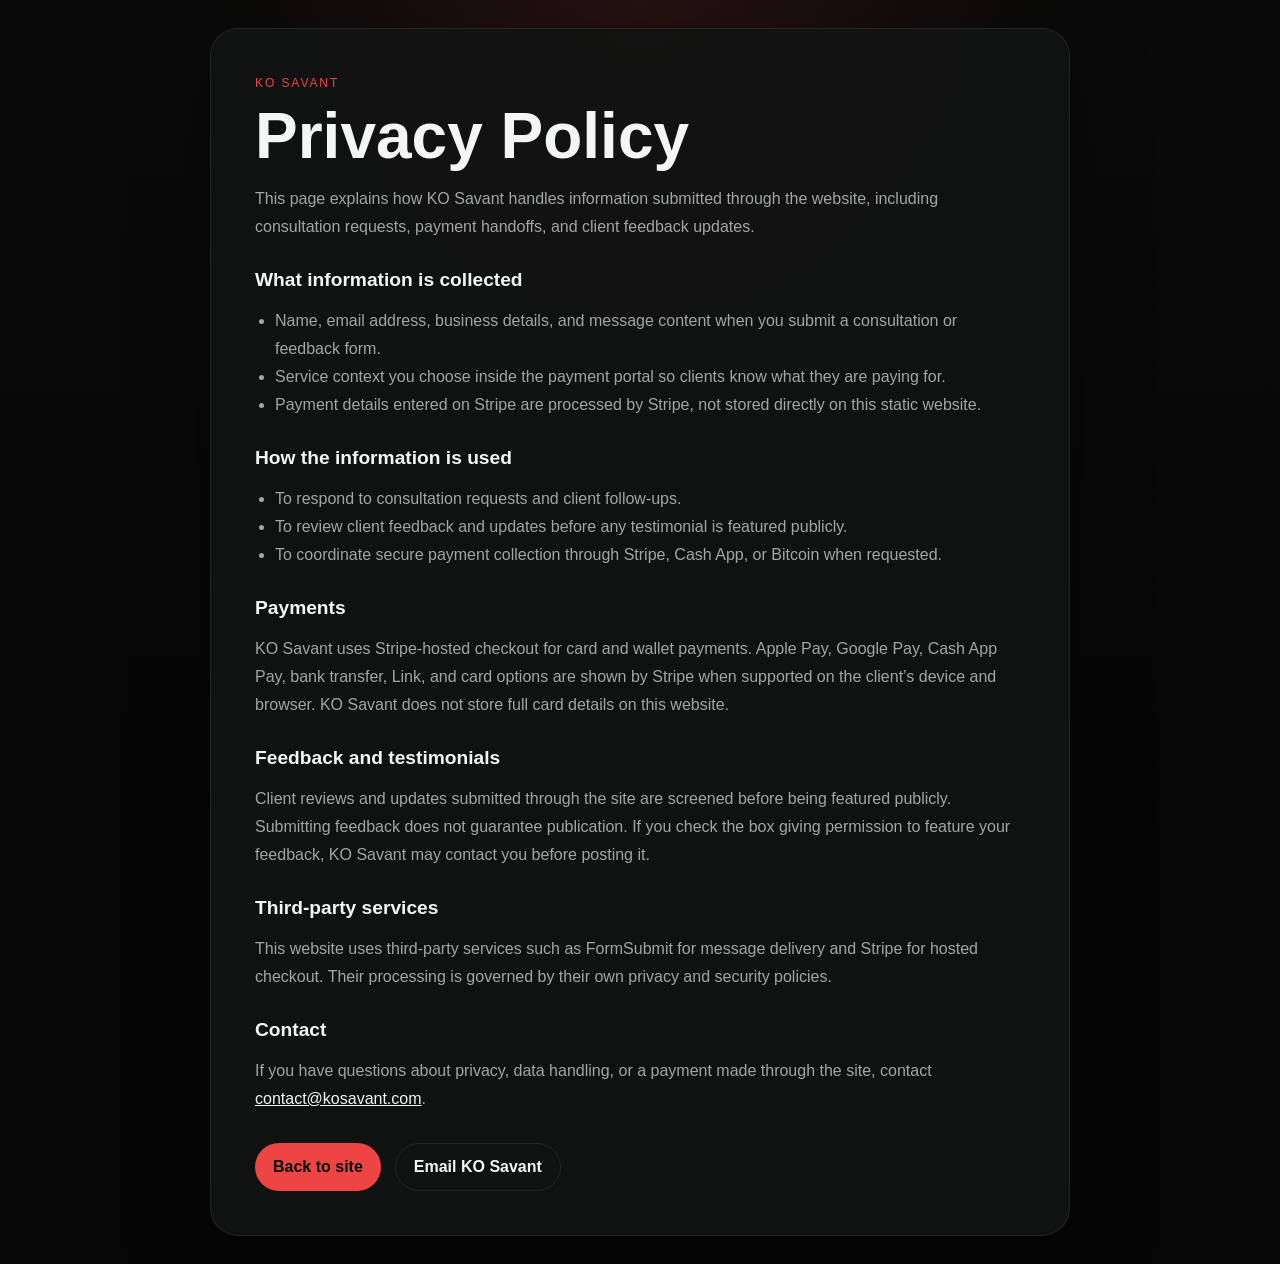
<file: privacy-policy.html>
<!DOCTYPE html>
<html lang="en" data-theme="dark">
<head>
  <meta charset="UTF-8" />
  <meta name="viewport" content="width=device-width, initial-scale=1.0" />
  <title>Privacy Policy | KO Savant</title>
  <meta name="description" content="Privacy policy for KO Savant consultation, payments, and feedback forms." />
  <link rel="preconnect" href="https://api.fontshare.com" />
  <link href="https://api.fontshare.com/v2/css?f[]=clash-display@400,500,600,700&f[]=satoshi@300,400,500,700&display=swap" rel="stylesheet" />
  <style>
    :root {
      --bg: #070807;
      --surface: #121413;
      --border: rgba(255,255,255,0.08);
      --text: #f4f6f5;
      --muted: #a0a7a4;
      --accent: #ef4444;
      --font-display: 'Clash Display', 'Helvetica Neue', sans-serif;
      --font-body: 'Satoshi', 'Inter', sans-serif;
    }
    * { box-sizing: border-box; }
    body {
      margin: 0;
      font-family: var(--font-body);
      background:
        radial-gradient(circle at top, rgba(239,68,68,0.12), transparent 30%),
        linear-gradient(180deg, #090a09, #050605 68%);
      color: var(--text);
      min-height: 100vh;
      padding: 28px;
    }
    .wrap {
      width: min(100%, 860px);
      margin: 0 auto;
      background: rgba(18,20,19,0.94);
      border: 1px solid var(--border);
      border-radius: 28px;
      padding: clamp(26px, 5vw, 44px);
      box-shadow: 0 28px 80px rgba(0,0,0,0.35);
    }
    .eyebrow {
      margin: 0 0 12px;
      text-transform: uppercase;
      letter-spacing: 0.16em;
      font-size: 12px;
      color: var(--accent);
    }
    h1 {
      margin: 0 0 18px;
      font-family: var(--font-display);
      font-size: clamp(2.4rem, 5vw, 4rem);
      line-height: 0.95;
    }
    h2 {
      margin: 28px 0 10px;
      font-family: var(--font-display);
      font-size: 1.2rem;
    }
    p, li {
      color: var(--muted);
      line-height: 1.75;
    }
    ul {
      padding-left: 20px;
    }
    .actions {
      display: flex;
      flex-wrap: wrap;
      gap: 14px;
      margin-top: 30px;
    }
    .btn {
      display: inline-flex;
      align-items: center;
      justify-content: center;
      min-height: 48px;
      padding: 0 18px;
      border-radius: 999px;
      text-decoration: none;
      font-weight: 600;
    }
    .btn--primary {
      background: var(--accent);
      color: #081108;
    }
    .btn--secondary {
      border: 1px solid var(--border);
      color: var(--text);
    }
  </style>
</head>
<body>
  <main class="wrap">
    <p class="eyebrow">KO Savant</p>
    <h1>Privacy Policy</h1>
    <p>This page explains how KO Savant handles information submitted through the website, including consultation requests, payment handoffs, and client feedback updates.</p>

    <h2>What information is collected</h2>
    <ul>
      <li>Name, email address, business details, and message content when you submit a consultation or feedback form.</li>
      <li>Service context you choose inside the payment portal so clients know what they are paying for.</li>
      <li>Payment details entered on Stripe are processed by Stripe, not stored directly on this static website.</li>
    </ul>

    <h2>How the information is used</h2>
    <ul>
      <li>To respond to consultation requests and client follow-ups.</li>
      <li>To review client feedback and updates before any testimonial is featured publicly.</li>
      <li>To coordinate secure payment collection through Stripe, Cash App, or Bitcoin when requested.</li>
    </ul>

    <h2>Payments</h2>
    <p>KO Savant uses Stripe-hosted checkout for card and wallet payments. Apple Pay, Google Pay, Cash App Pay, bank transfer, Link, and card options are shown by Stripe when supported on the client’s device and browser. KO Savant does not store full card details on this website.</p>

    <h2>Feedback and testimonials</h2>
    <p>Client reviews and updates submitted through the site are screened before being featured publicly. Submitting feedback does not guarantee publication. If you check the box giving permission to feature your feedback, KO Savant may contact you before posting it.</p>

    <h2>Third-party services</h2>
    <p>This website uses third-party services such as FormSubmit for message delivery and Stripe for hosted checkout. Their processing is governed by their own privacy and security policies.</p>

    <h2>Contact</h2>
    <p>If you have questions about privacy, data handling, or a payment made through the site, contact <a href="mailto:contact@kosavant.com" style="color:#f4f6f5">contact@kosavant.com</a>.</p>

    <div class="actions">
      <a class="btn btn--primary" href="https://kosavant.com/">Back to site</a>
      <a class="btn btn--secondary" href="mailto:contact@kosavant.com">Email KO Savant</a>
    </div>
  </main>
</body>
</html>
</file>
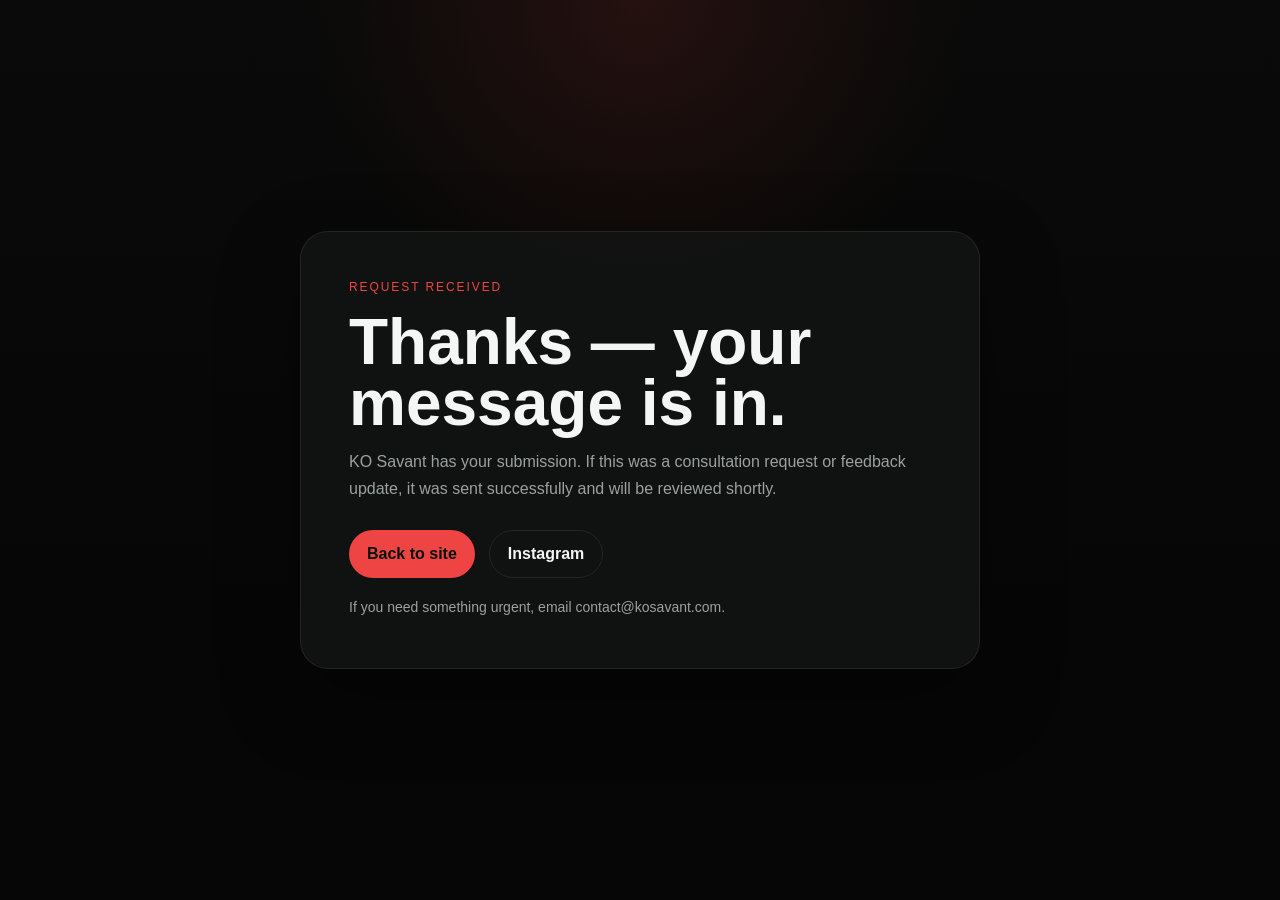
<file: thank-you.html>
<!DOCTYPE html>
<html lang="en" data-theme="dark">
<head>
  <meta charset="UTF-8" />
  <meta name="viewport" content="width=device-width, initial-scale=1.0" />
  <title>Thanks | KO Savant</title>
  <meta name="description" content="Thanks for reaching out to KO Savant." />
  <link rel="preconnect" href="https://api.fontshare.com" />
  <link href="https://api.fontshare.com/v2/css?f[]=clash-display@400,500,600,700&f[]=satoshi@300,400,500,700&display=swap" rel="stylesheet" />
  <style>
    :root {
      --bg: #070807;
      --surface: #121413;
      --border: rgba(255,255,255,0.08);
      --text: #f4f6f5;
      --muted: #9aa19e;
      --accent: #ef4444;
      --font-display: 'Clash Display', 'Helvetica Neue', sans-serif;
      --font-body: 'Satoshi', 'Inter', sans-serif;
    }
    * { box-sizing: border-box; }
    body {
      margin: 0;
      min-height: 100vh;
      display: grid;
      place-items: center;
      padding: 24px;
      background:
        radial-gradient(circle at top, rgba(239,68,68,0.12), transparent 30%),
        linear-gradient(180deg, #090a09, #050605 68%);
      color: var(--text);
      font-family: var(--font-body);
    }
    .card {
      width: min(100%, 680px);
      background: rgba(18,20,19,0.92);
      border: 1px solid var(--border);
      border-radius: 28px;
      padding: clamp(28px, 5vw, 48px);
      box-shadow: 0 28px 80px rgba(0,0,0,0.35);
    }
    .eyebrow {
      text-transform: uppercase;
      letter-spacing: 0.16em;
      font-size: 12px;
      color: var(--accent);
      margin-bottom: 18px;
    }
    h1 {
      margin: 0 0 14px;
      font-family: var(--font-display);
      font-size: clamp(2.25rem, 6vw, 4rem);
      line-height: 0.95;
    }
    p {
      margin: 0;
      line-height: 1.7;
      color: var(--muted);
      max-width: 46rem;
    }
    .actions {
      display: flex;
      flex-wrap: wrap;
      gap: 14px;
      margin-top: 28px;
    }
    .btn {
      display: inline-flex;
      align-items: center;
      justify-content: center;
      gap: 10px;
      min-height: 48px;
      padding: 0 18px;
      border-radius: 999px;
      text-decoration: none;
      font-weight: 600;
      transition: transform .18s ease, opacity .18s ease;
    }
    .btn:hover { transform: translateY(-1px); }
    .btn--primary { background: var(--accent); color: #081108; }
    .btn--secondary { border: 1px solid var(--border); color: var(--text); }
    .note {
      margin-top: 18px;
      font-size: 14px;
      color: var(--muted);
    }
  </style>
</head>
<body>
  <main class="card">
    <div class="eyebrow" id="eyebrow">Request received</div>
    <h1 id="title">Thanks — your message is in.</h1>
    <p id="copy">KO Savant has your submission. If this was a consultation request or feedback update, it was sent successfully and will be reviewed shortly.</p>
    <div class="actions">
      <a class="btn btn--primary" href="https://kosavant.com/">Back to site</a>
      <a class="btn btn--secondary" href="https://www.instagram.com/k.o._savant" target="_blank" rel="noopener noreferrer">Instagram</a>
    </div>
    <p class="note">If you need something urgent, email contact@kosavant.com.</p>
  </main>
  <script>
    const params = new URLSearchParams(window.location.search);
    const source = params.get('source');
    const eyebrow = document.getElementById('eyebrow');
    const title = document.getElementById('title');
    const copy = document.getElementById('copy');
    if (source === 'feedback') {
      eyebrow.textContent = 'Feedback received';
      title.textContent = 'Thanks for the update.';
      copy.textContent = 'Your feedback was sent successfully. If you gave permission to feature it, KO Savant can review it and add it to the site later.';
    } else if (source === 'booking') {
      eyebrow.textContent = 'Consultation request sent';
      title.textContent = 'You are booked in.';
      copy.textContent = 'Your consultation request was sent successfully. Expect a reply from KO Savant within 24 hours.';
    }
  </script>
</body>
</html>
</file>
